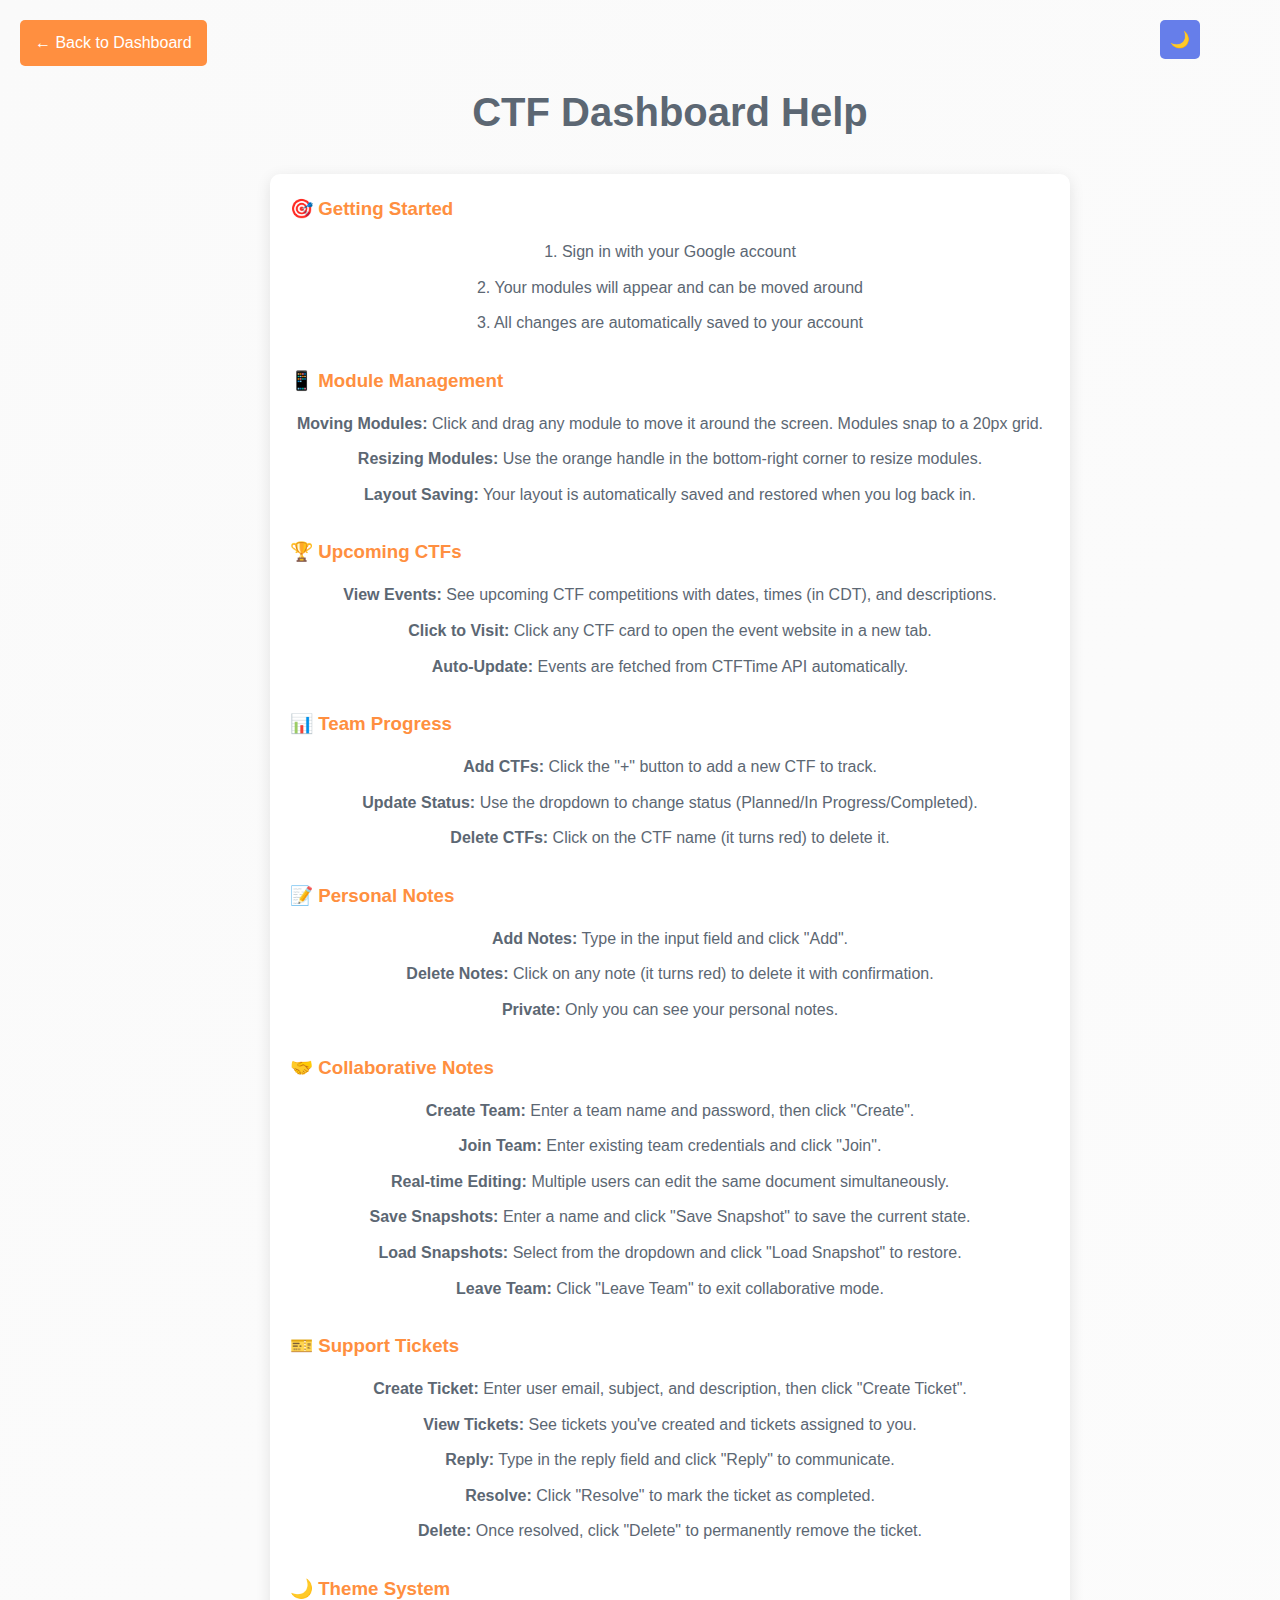
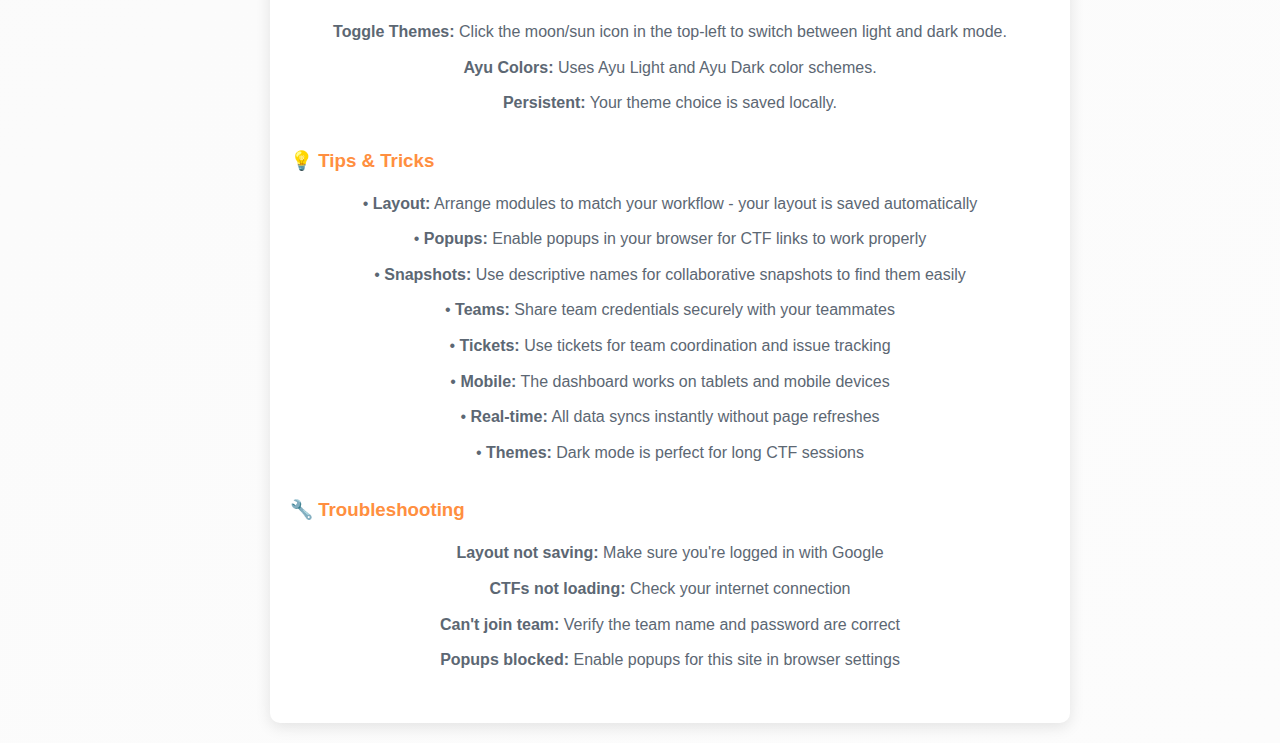
<file: help.html>
<!DOCTYPE html>
<html>
<head>
  <meta charset="UTF-8" />
  <title>CTF Dashboard - Help</title>
  <link rel="stylesheet" href="style.css" />
  <style>
    .help-container {
      max-width: 800px;
      margin: 0 auto;
      padding: 20px;
      background: white;
      border-radius: 10px;
      box-shadow: 0 4px 15px rgba(0,0,0,0.1);
    }
    body.dark .help-container {
      background: #14191f;
    }
    .help-section {
      margin-bottom: 30px;
    }
    .help-section h3 {
      color: #ff8f40;
      margin-bottom: 15px;
    }
    body.dark .help-section h3 {
      color: #ffb454;
    }
    .back-btn {
      position: fixed;
      top: 20px;
      left: 20px;
      background: #ff8f40;
      color: white;
      padding: 10px 15px;
      border: none;
      border-radius: 5px;
      cursor: pointer;
      text-decoration: none;
    }
    .back-btn:hover {
      background: #f29718;
    }
    
    body.dark .back-btn {
      background: #ff8f40;
      color: white;
    }
    
    body.dark .back-btn:hover {
      background: #f29718;
      color: white !important;
    }
  </style>
</head>
<body>
  <a href="index.html" class="back-btn">← Back to Dashboard</a>
  
  <button id="theme-toggle" style="position: fixed; top: 20px; right: 80px; padding: 10px; background: #667eea; color: white; border: none; border-radius: 5px; cursor: pointer;">🌙</button>

  <h1>CTF Dashboard Help</h1>

  <div class="help-container">
    <div class="help-section">
      <h3>🎯 Getting Started</h3>
      <p>1. Sign in with your Google account</p>
      <p>2. Your modules will appear and can be moved around</p>
      <p>3. All changes are automatically saved to your account</p>
    </div>

    <div class="help-section">
      <h3>📱 Module Management</h3>
      <p><strong>Moving Modules:</strong> Click and drag any module to move it around the screen. Modules snap to a 20px grid.</p>
      <p><strong>Resizing Modules:</strong> Use the orange handle in the bottom-right corner to resize modules.</p>
      <p><strong>Layout Saving:</strong> Your layout is automatically saved and restored when you log back in.</p>
    </div>

    <div class="help-section">
      <h3>🏆 Upcoming CTFs</h3>
      <p><strong>View Events:</strong> See upcoming CTF competitions with dates, times (in CDT), and descriptions.</p>
      <p><strong>Click to Visit:</strong> Click any CTF card to open the event website in a new tab.</p>
      <p><strong>Auto-Update:</strong> Events are fetched from CTFTime API automatically.</p>
    </div>

    <div class="help-section">
      <h3>📊 Team Progress</h3>
      <p><strong>Add CTFs:</strong> Click the "+" button to add a new CTF to track.</p>
      <p><strong>Update Status:</strong> Use the dropdown to change status (Planned/In Progress/Completed).</p>
      <p><strong>Delete CTFs:</strong> Click on the CTF name (it turns red) to delete it.</p>
    </div>

    <div class="help-section">
      <h3>📝 Personal Notes</h3>
      <p><strong>Add Notes:</strong> Type in the input field and click "Add".</p>
      <p><strong>Delete Notes:</strong> Click on any note (it turns red) to delete it with confirmation.</p>
      <p><strong>Private:</strong> Only you can see your personal notes.</p>
    </div>

    <div class="help-section">
      <h3>🤝 Collaborative Notes</h3>
      <p><strong>Create Team:</strong> Enter a team name and password, then click "Create".</p>
      <p><strong>Join Team:</strong> Enter existing team credentials and click "Join".</p>
      <p><strong>Real-time Editing:</strong> Multiple users can edit the same document simultaneously.</p>
      <p><strong>Save Snapshots:</strong> Enter a name and click "Save Snapshot" to save the current state.</p>
      <p><strong>Load Snapshots:</strong> Select from the dropdown and click "Load Snapshot" to restore.</p>
      <p><strong>Leave Team:</strong> Click "Leave Team" to exit collaborative mode.</p>
    </div>

    <div class="help-section">
      <h3>🎫 Support Tickets</h3>
      <p><strong>Create Ticket:</strong> Enter user email, subject, and description, then click "Create Ticket".</p>
      <p><strong>View Tickets:</strong> See tickets you've created and tickets assigned to you.</p>
      <p><strong>Reply:</strong> Type in the reply field and click "Reply" to communicate.</p>
      <p><strong>Resolve:</strong> Click "Resolve" to mark the ticket as completed.</p>
      <p><strong>Delete:</strong> Once resolved, click "Delete" to permanently remove the ticket.</p>
    </div>

    <div class="help-section">
      <h3>🌙 Theme System</h3>
      <p><strong>Toggle Themes:</strong> Click the moon/sun icon in the top-left to switch between light and dark mode.</p>
      <p><strong>Ayu Colors:</strong> Uses Ayu Light and Ayu Dark color schemes.</p>
      <p><strong>Persistent:</strong> Your theme choice is saved locally.</p>
    </div>

    <div class="help-section">
      <h3>💡 Tips & Tricks</h3>
      <p>• <strong>Layout:</strong> Arrange modules to match your workflow - your layout is saved automatically</p>
      <p>• <strong>Popups:</strong> Enable popups in your browser for CTF links to work properly</p>
      <p>• <strong>Snapshots:</strong> Use descriptive names for collaborative snapshots to find them easily</p>
      <p>• <strong>Teams:</strong> Share team credentials securely with your teammates</p>
      <p>• <strong>Tickets:</strong> Use tickets for team coordination and issue tracking</p>
      <p>• <strong>Mobile:</strong> The dashboard works on tablets and mobile devices</p>
      <p>• <strong>Real-time:</strong> All data syncs instantly without page refreshes</p>
      <p>• <strong>Themes:</strong> Dark mode is perfect for long CTF sessions</p>
    </div>

    <div class="help-section">
      <h3>🔧 Troubleshooting</h3>
      <p><strong>Layout not saving:</strong> Make sure you're logged in with Google</p>
      <p><strong>CTFs not loading:</strong> Check your internet connection</p>
      <p><strong>Can't join team:</strong> Verify the team name and password are correct</p>
      <p><strong>Popups blocked:</strong> Enable popups for this site in browser settings</p>
    </div>
  </div>

  <script>
    // Theme toggle functionality
    document.getElementById("theme-toggle").addEventListener("click", () => {
      document.body.classList.toggle("dark");
      const isDark = document.body.classList.contains("dark");
      document.getElementById("theme-toggle").textContent = isDark ? "☀️" : "🌙";
      localStorage.setItem("theme", isDark ? "dark" : "light");
    });

    // Load saved theme
    if (localStorage.getItem("theme") === "dark") {
      document.body.classList.add("dark");
      document.getElementById("theme-toggle").textContent = "☀️";
    }
  </script>
</body>
</html>
</file>
<file: style.css>
* {
  margin: 0;
  padding: 0;
  box-sizing: border-box;
}

body {
  font-family: 'Segoe UI', Tahoma, Geneva, Verdana, sans-serif;
  line-height: 1.6;
  color: #5c6773;
  background: linear-gradient(135deg, #fafafa 0%, #fcfcfc 100%);
  min-height: 100vh;
  padding: 80px 20px 20px 80px;
  transition: all 0.3s ease;
}

body.dark {
  color: #bfbdb6;
  background: linear-gradient(135deg, #0a0e14 0%, #0d1117 100%);
}

body.dark section {
  background: #1f2430;
  box-shadow: 0 4px 15px rgba(0,0,0,0.3);
}

body.dark h2 {
  color: #e6b450;
  border-bottom-color: #39414f;
}

body.dark li {
  background: #242936;
  border-left-color: #ffcc66;
}

body.dark li:hover {
  background: #2d3748;
}

body.dark input {
  background: #242936;
  border-color: #39414f;
  color: #bfbdb6;
}

body.dark select {
  background: #242936;
  border-color: #39414f;
  color: #bfbdb6;
}

body.dark a {
  color: #39bae6;
}

body.dark a:hover {
  color: #73d0ff;
}

body.dark textarea {
  background: #0d1117;
  border-color: #1f2430;
  color: #bfbdb6;
}

body.dark h3 {
  color: #bfbdb6;
}

.grid-container {
  position: relative;
  min-height: calc(200vh - 160px);
  width: 100%;
}

h1 {
  text-align: center;
  color: #5c6773;
  margin-bottom: 30px;
  font-size: 2.5rem;
  text-shadow: none;
}

body.dark h1 {
  color: #bfbdb6;
}

section {
  background: #fcfcfc;
  padding: 25px;
  border-radius: 10px;
  box-shadow: 0 4px 15px rgba(0,0,0,0.1);
  transition: all 0.3s ease;
  position: absolute;
  min-width: 400px;
  min-height: 300px;
  overflow: hidden;
  cursor: move;
  display: flex;
  flex-direction: column;
  user-select: none;
}

#collab-section {
  min-width: 500px;
  min-height: 400px;
}

#ctf-section {
  min-width: 450px;
  min-height: 400px;
}

#ctf-section ul {
  overflow-y: auto;
  flex: 1;
  max-height: calc(100% - 60px);
}

#ctf-section li {
  align-items: flex-start;
  flex-direction: column;
  padding: 15px;
  margin: 8px 0;
}

#ctf-section li div {
  width: 100%;
  word-wrap: break-word;
  overflow-wrap: break-word;
}

#tickets-section {
  min-width: 500px;
  min-height: 450px;
}

.ticket-item {
  border: 1px solid #e7e8e9;
  border-radius: 5px;
  margin: 10px 0;
  padding: 15px;
  background: #f9f9f9;
}

body.dark .ticket-item {
  border-color: #1f2430;
  background: #1a1f2e;
}

.ticket-header {
  display: flex;
  justify-content: space-between;
  align-items: center;
  margin-bottom: 10px;
}

.ticket-status {
  padding: 4px 8px;
  border-radius: 4px;
  font-size: 0.8rem;
  font-weight: bold;
}

.status-open {
  background: #fee;
  color: #c53030;
}

.status-resolved {
  background: #f0fff4;
  color: #38a169;
}

.ticket-messages {
  max-height: 150px;
  overflow-y: auto;
  margin: 10px 0;
}

.message {
  padding: 8px;
  margin: 5px 0;
  border-radius: 4px;
  background: #fff;
  border-left: 3px solid #ff8f40;
}

body.dark .message {
  background: #0d1117;
  border-left-color: #ffb454;
}

.message-author {
  font-weight: bold;
  font-size: 0.9rem;
  color: #ff8f40;
}

body.dark .message-author {
  color: #ffb454;
}

body.dark #team-login {
  background: #14191f !important;
  border: 1px solid #1f2430 !important;
  box-shadow: 0 4px 15px rgba(0,0,0,0.3) !important;
}

body.dark #team-status {
  background: #14191f !important;
  border: 1px solid #1f2430 !important;
  color: #bfbdb6 !important;
  box-shadow: 0 4px 15px rgba(0,0,0,0.3) !important;
}

body.dark #team-login input {
  background: #0d1117 !important;
  border: 2px solid #1f2430 !important;
  color: #bfbdb6 !important;
}

body.dark #global-team-name,
body.dark #global-team-password {
  background: #0d1117 !important;
  border: 2px solid #1f2430 !important;
  color: #bfbdb6 !important;
}

body.dark #team-login button {
  background: #ffb454 !important;
  color: #0d1117 !important;
}

body.dark #team-login button:hover {
  background: #ff8f40 !important;
}

#copy-team-btn {
  background: #39bae6 !important;
  color: white !important;
}

#copy-team-btn:hover {
  background: #73d0ff !important;
}

body.dark #copy-team-btn {
  background: #39bae6 !important;
  color: white !important;
}

body.dark #copy-team-btn:hover {
  background: #73d0ff !important;
  color: white !important;
}

body.dark #team-status button:not(#copy-team-btn) {
  background: #ff4757 !important;
  color: white !important;
}

body.dark #team-status button:not(#copy-team-btn):hover {
  background: #d73a49 !important;
}

.ticket-reply {
  display: flex;
  gap: 10px;
  margin-top: 10px;
}

.ticket-reply input {
  flex: 1;
  margin: 0;
}

.ticket-reply button {
  padding: 8px 12px;
  font-size: 0.9rem;
}

.challenge-item {
  border: 1px solid #e7e8e9;
  border-radius: 5px;
  margin: 10px 0;
  padding: 15px;
  background: #f9f9f9;
}

body.dark .challenge-item {
  border-color: #1f2430;
  background: #1a1f2e;
}

.minimize-btn {
  float: right;
  padding: 4px 8px;
  font-size: 1rem;
  background: #ff8f40;
  color: white;
  border: none;
  border-radius: 3px;
  cursor: pointer;
  margin-left: 10px;
}

.minimize-btn:hover {
  background: #f29718;
}

body.dark .minimize-btn {
  background: #ffb454;
}

body.dark .minimize-btn:hover {
  background: #ff8f40;
}

.minimized-panel {
  position: fixed;
  right: 10px;
  width: 200px;
  height: 40px;
  background: #fcfcfc;
  border: 1px solid #e7e8e9;
  border-radius: 5px;
  padding: 8px;
  cursor: pointer;
  box-shadow: 0 2px 8px rgba(0,0,0,0.1);
  z-index: 1000;
  display: flex;
  align-items: center;
  justify-content: space-between;
}

body.dark .minimized-panel {
  background: #14191f;
  border-color: #1f2430;
}

.minimized-panel:hover {
  background: #f0f0f0;
}

body.dark .minimized-panel:hover {
  background: #1f2430;
}

section:hover {
  box-shadow: 0 6px 20px rgba(0,0,0,0.15);
}

.resize-handle {
  position: absolute;
  bottom: 0;
  right: 0;
  width: 20px;
  height: 20px;
  cursor: se-resize;
  background: linear-gradient(-45deg, transparent 0%, transparent 40%, #ff8f40 40%, #ff8f40 60%, transparent 60%);
  opacity: 0.6;
}

body.dark .resize-handle {
  background: linear-gradient(-45deg, transparent 0%, transparent 40%, #ffb454 40%, #ffb454 60%, transparent 60%);
}

.resize-handle:hover {
  opacity: 1;
}

body.dark section {
  background: #14191f;
  box-shadow: 0 4px 15px rgba(0,0,0,0.3);
}

h2 {
  color: #5c6773;
  margin-bottom: 15px;
  border-bottom: 2px solid #e7e8e9;
  padding-bottom: 10px;
}

body.dark h2 {
  color: #bfbdb6;
  border-bottom-color: #1f2430;
}

ul {
  list-style: none;
}

li {
  padding: 10px;
  margin: 8px 0;
  background: #f3f4f5;
  border-radius: 5px;
  border-left: 4px solid #ff8f40;
  display: flex;
  align-items: center;
  justify-content: space-between;
  transition: all 0.2s ease;
}

body.dark li {
  background: #1f2430;
  border-left-color: #ffb454;
}

li:hover {
  background: #e7e8e9;
  transform: translateX(5px);
}

body.dark li:hover {
  background: #2d3640;
}

a {
  color: #ff8f40;
  text-decoration: none;
  font-weight: 500;
}

body.dark a {
  color: #ffb454;
}

a:hover {
  color: #f29718;
  text-decoration: underline;
}

body.dark a:hover {
  color: #ff8f40;
}

input {
  padding: 12px;
  border: 2px solid #e7e8e9;
  border-radius: 5px;
  font-size: 16px;
  width: 70%;
  margin-right: 10px;
  background: #fcfcfc;
  color: #5c6773;
}

body.dark input {
  background: #0d1117;
  border-color: #1f2430;
  color: #bfbdb6;
}

input:focus {
  outline: none;
  border-color: #ff8f40;
  box-shadow: 0 0 0 3px rgba(255, 143, 64, 0.1);
}

button {
  padding: 12px 20px;
  background: #ff8f40;
  color: white;
  border: none;
  border-radius: 5px;
  cursor: pointer;
  font-size: 16px;
  font-weight: 500;
  transition: background 0.2s ease;
}

button:hover {
  background: #f29718;
}

select {
  padding: 8px;
  border: 1px solid #e7e8e9;
  border-radius: 4px;
  background: #fcfcfc;
  cursor: pointer;
  color: #5c6773;
}

body.dark select {
  background: #14191f;
  border-color: #1f2430;
  color: #bfbdb6;
}

select:focus {
  outline: none;
  border-color: #ff8f40;
}

#sign-out {
  position: fixed;
  top: 20px;
  right: 20px;
  background: #f51818;
}

#sign-out:hover {
  background: #d73a49;
}

p {
  color: #5c6773;
  text-align: center;
  margin: 10px 0;
  font-weight: 500;
}

body.dark p {
  color: #bfbdb6;
}

@media (max-width: 768px) {
  body {
    padding: 80px 10px 10px 10px;
  }
  
  h1 {
    font-size: 2rem;
  }
  
  .grid-container {
    min-height: calc(200vh - 120px);
  }
  
  input {
    width: 100%;
    margin-bottom: 10px;
  }
  
  button {
    width: 100%;
  }
}
</file>
